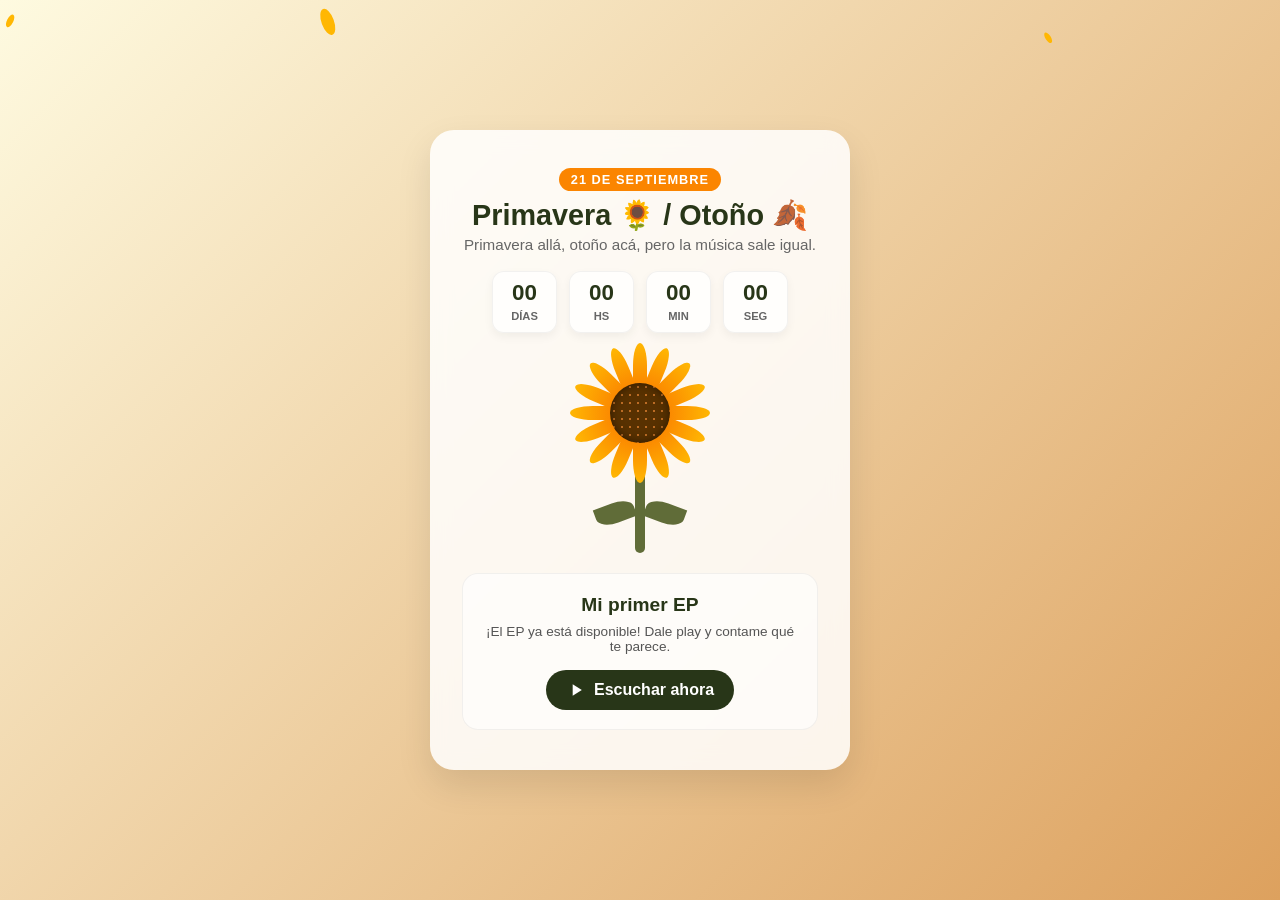
<file: index.html>
<!DOCTYPE html>
<html lang="es">
<head>
  <meta charset="UTF-8">
  <meta name="viewport" content="width=device-width, initial-scale=1.0">
  <title>¡Feliz Primavera & Lanzamiento EP!</title>
  <link rel="stylesheet" href="style.css">
</head>
<body>

  <!-- Fondo animado para pétalos cayendo/flotando -->
  <canvas id="canvas-petals"></canvas>

  <!-- Tarjeta Principal -->
  <main class="card">
    <div class="header">
      <span class="badge">21 de Septiembre</span>
      <h1>Primavera 🌻 / Otoño 🍂</h1>
      <p class="subtitle">Primavera allá, otoño acá, pero la música sale igual.</p>
    </div>

    <!-- Cuenta Regresiva -->
    <div class="countdown-container">
      <div class="timer-box">
        <span id="days">00</span>
        <small>Días</small>
      </div>
      <div class="timer-box">
        <span id="hours">00</span>
        <small>Hs</small>
      </div>
      <div class="timer-box">
        <span id="minutes">00</span>
        <small>Min</small>
      </div>
      <div class="timer-box">
        <span id="seconds">00</span>
        <small>Seg</small>
      </div>
    </div>

    <!-- Animación del Girasol -->
    <div class="sunflower-container">
      <div class="sunflower">
        <div class="flower-center"></div>
        <div class="petals" id="petals"></div>
      </div>
      <div class="stem"></div>
      <div class="leaf leaf-left"></div>
      <div class="leaf leaf-right"></div>
    </div>

    <!-- Sección del Lanzamiento del EP -->
    <section class="ep-release">
      <h2>Mi primer EP</h2>
      <p id="release-text">Estuve armando estos temas hace tiempo y hoy por fin salen a la luz. Vayan a escucharlos y disfruten o simplemente tiren hate :)</p>
      
      <a href="https://open.spotify.com/album/5CwFKggVaKTUqK1P8tBMvN" target="_blank" rel="noopener noreferrer" class="btn-listen">
        <svg class="icon" viewBox="0 0 24 24" width="20" height="20" fill="currentColor">
          <path d="M8 5v14l11-7z"/>
        </svg>
        Escuchar ahora
      </a>
    </section>
  </main>

  <script src="script.js"></script>
</body>
</html>
</file>
<file: style.css>
:root {
  --bg-color: #fefae0;
  --card-bg: rgba(255, 255, 255, 0.85);
  --primary-yellow: #ffb703;
  --center-brown: #583101;
  --stem-green: #606c38;
  --text-dark: #283618;
  --accent-orange: #fb8500;
}

* {
  box-sizing: border-box;
  margin: 0;
  padding: 0;
}

body {
  font-family: 'Segoe UI', Tahoma, Geneva, Verdana, sans-serif;
  background: linear-gradient(135deg, #fefae0 0%, #dda15e 100%);
  min-height: 100vh;
  display: flex;
  justify-content: center;
  align-items: center;
  overflow-x: hidden;
  color: var(--text-dark);
}

#canvas-petals {
  position: fixed;
  top: 0;
  left: 0;
  pointer-events: none;
  z-index: 1;
}

.card {
  position: relative;
  z-index: 2;
  background: var(--card-bg);
  backdrop-filter: blur(10px);
  padding: 2.5rem 2rem;
  border-radius: 24px;
  box-shadow: 0 15px 35px rgba(0, 0, 0, 0.1);
  max-width: 420px;
  width: 90%;
  text-align: center;
  animation: fadeIn 1.2s ease-out;
}

.badge {
  background: var(--accent-orange);
  color: #fff;
  font-size: 0.8rem;
  font-weight: bold;
  padding: 4px 12px;
  border-radius: 12px;
  text-transform: uppercase;
  letter-spacing: 1px;
}

h1 {
  font-size: 1.8rem;
  margin-top: 10px;
  color: var(--text-dark);
}

.subtitle {
  font-size: 0.95rem;
  color: #666;
  margin-top: 4px;
}

/* --- Animación del Girasol --- */
.sunflower-container {
  position: relative;
  height: 200px;
  display: flex;
  justify-content: center;
  align-items: flex-end;
  margin: 20px 0;
}

.sunflower {
  position: absolute;
  top: 10px;
  width: 100px;
  height: 100px;
  z-index: 3;
  animation: float 4s ease-in-out infinite;
}

.flower-center {
  position: absolute;
  width: 60px;
  height: 60px;
  background-color: var(--center-brown);
  background-image: radial-gradient(#bc6c25 20%, transparent 20%);
  background-size: 8px 8px;
  border-radius: 50%;
  top: 50%;
  left: 50%;
  transform: translate(-50%, -50%);
  z-index: 2;
  box-shadow: inset 0 0 10px rgba(0,0,0,0.5);
}

.petals {
  position: absolute;
  width: 100%;
  height: 100%;
}

.petal {
  position: absolute;
  top: 50%;
  left: 50%;
  width: 14px;
  height: 45px;
  background: linear-gradient(to top, var(--accent-orange), var(--primary-yellow));
  border-radius: 50% 50% 20% 20%;
  transform-origin: center bottom;
  margin-left: -7px;
  margin-top: -45px;
}

.stem {
  width: 10px;
  height: 120px;
  background-color: var(--stem-green);
  border-radius: 5px;
  z-index: 1;
}

.leaf {
  position: absolute;
  width: 40px;
  height: 20px;
  background-color: var(--stem-green);
  border-radius: 0 50% 0 50%;
  bottom: 30px;
}

.leaf-left {
  left: 50%;
  transform: translateX(-45px) rotate(-20deg);
}

.leaf-right {
  right: 50%;
  transform: translateX(45px) scaleX(-1) rotate(-20deg);
}

/* --- Sección EP --- */
.ep-release {
  background: rgba(255, 255, 255, 0.6);
  padding: 1.2rem;
  border-radius: 16px;
  border: 1px solid rgba(0, 0, 0, 0.05);
}

.ep-release h2 {
  font-size: 1.2rem;
  color: var(--text-dark);
}

.ep-release p {
  font-size: 0.85rem;
  color: #555;
  margin: 8px 0 16px;
}

.btn-listen {
  display: inline-flex;
  align-items: center;
  justify-content: center;
  gap: 8px;
  background: var(--text-dark);
  color: #fff;
  text-decoration: none;
  font-weight: 600;
  padding: 10px 20px;
  border-radius: 30px;
  transition: background 0.3s ease, transform 0.2s ease;
}

.btn-listen:hover {
  background: var(--accent-orange);
  transform: translateY(-2deg);
}

/* Keyframes */
@keyframes float {
  0%, 100% { transform: translateY(0); }
  50% { transform: translateY(-6px); }
}

@keyframes fadeIn {
  from { opacity: 0; transform: translateY(20px); }
  to { opacity: 1; transform: translateY(0); }
}

/* --- Cuenta Regresiva --- */
.countdown-container {
  display: flex;
  justify-content: center;
  gap: 12px;
  margin: 18px 0 10px;
}

.timer-box {
  background: rgba(255, 255, 255, 0.75);
  padding: 8px 12px;
  border-radius: 12px;
  min-width: 65px;
  box-shadow: 0 4px 10px rgba(0, 0, 0, 0.05);
  border: 1px solid rgba(0, 0, 0, 0.05);
}

.timer-box span {
  display: block;
  font-size: 1.4rem;
  font-weight: bold;
  color: var(--text-dark);
}

.timer-box small {
  font-size: 0.7rem;
  text-transform: uppercase;
  color: #666;
  font-weight: 600;
}
</file>
